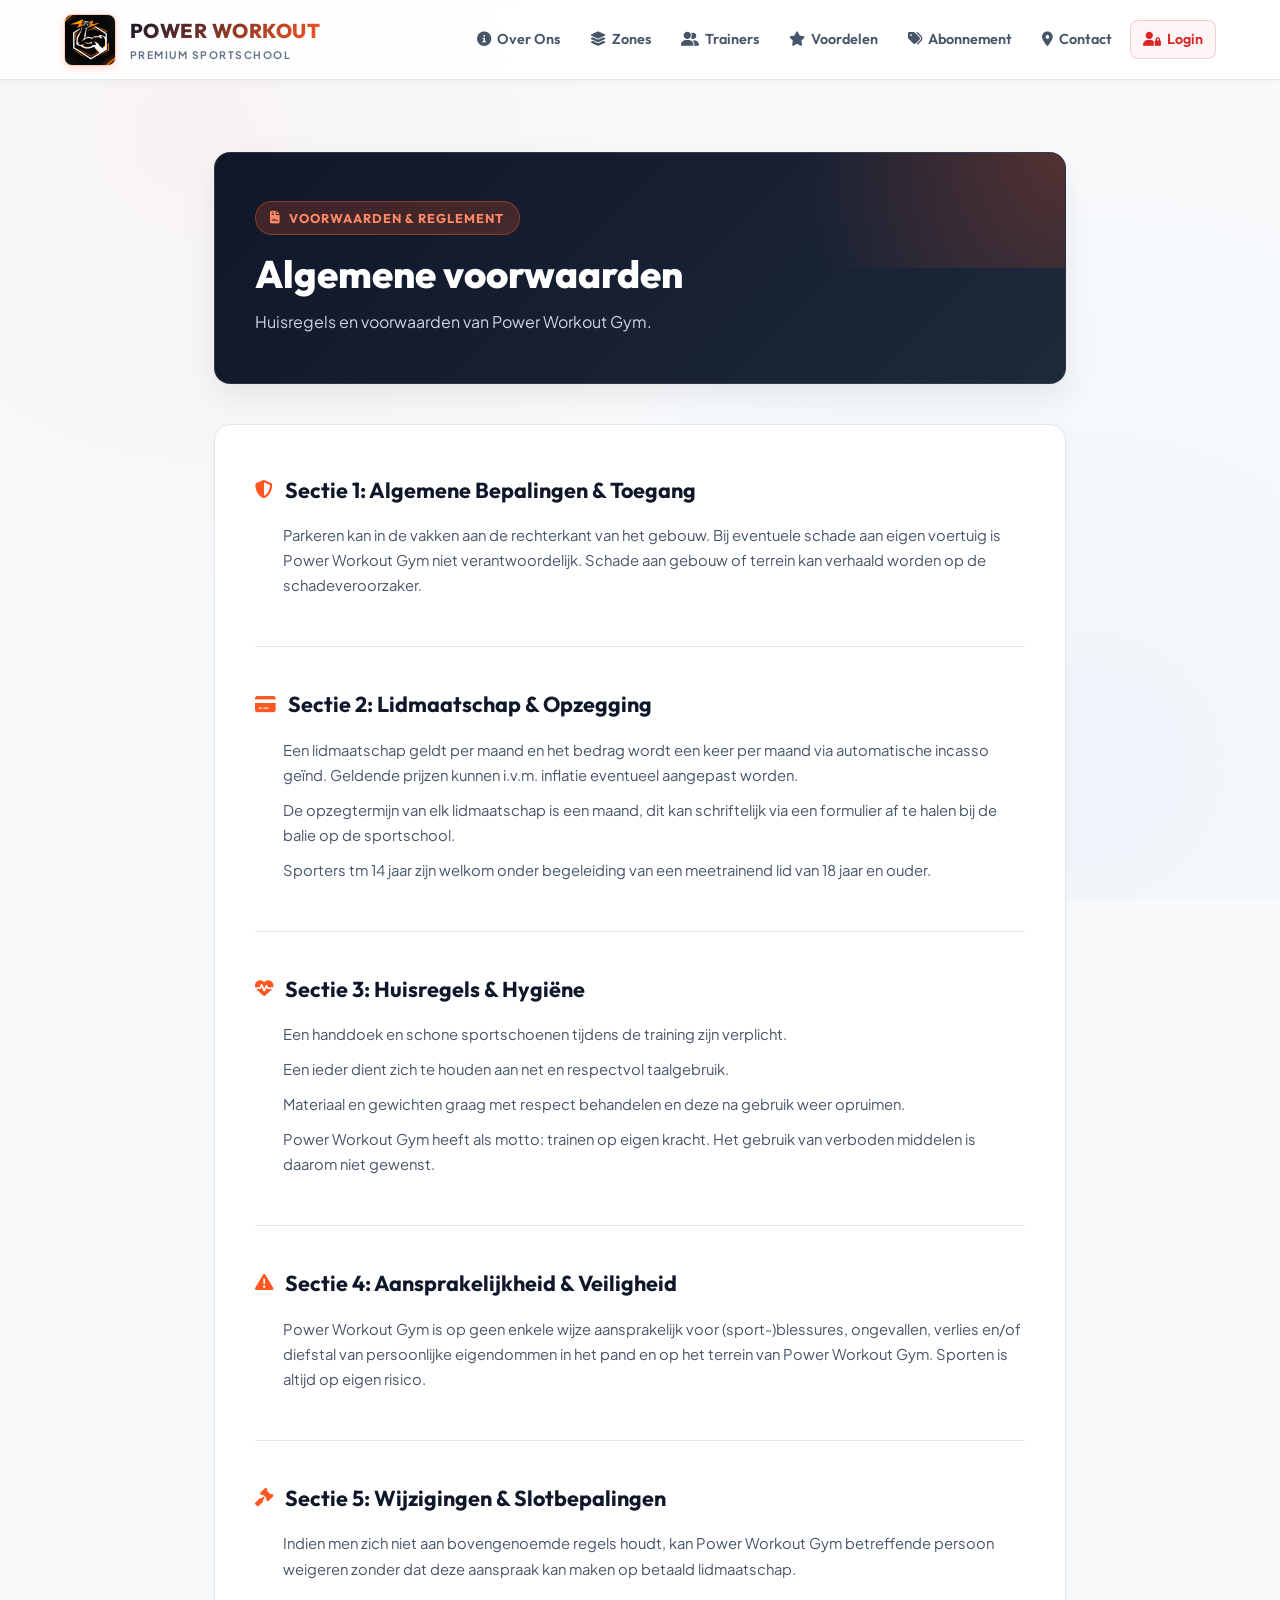
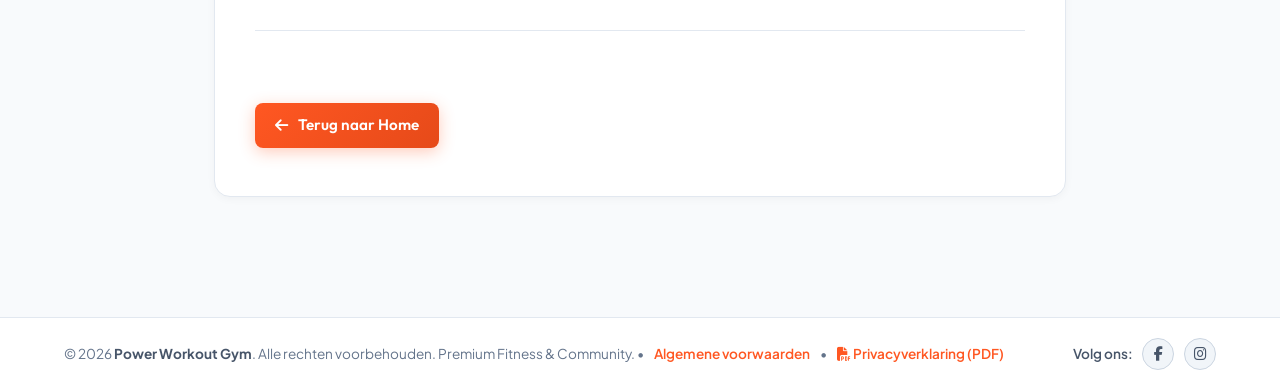
<file: regulations.html>
<!DOCTYPE html>
<html lang="nl">

<head>
    <meta charset="UTF-8">
    <meta name="viewport" content="width=device-width, initial-scale=1.0">
    <title>Algemene Voorwaarden / Regulations - Power Workout Gym</title>
    <link rel="icon" type="image/png" href="assets/images/logo_2.png">
    <!-- Google Fonts -->
    <link rel="preconnect" href="https://fonts.googleapis.com">
    <link rel="preconnect" href="https://fonts.gstatic.com" crossorigin>
    <link
        href="https://fonts.googleapis.com/css2?family=Outfit:wght@300;400;500;600;700;800&family=Plus+Jakarta+Sans:wght@400;500;600;700&display=swap"
        rel="stylesheet">
    <!-- Font Awesome Icons -->
    <link rel="stylesheet" href="https://cdnjs.cloudflare.com/ajax/libs/font-awesome/6.4.0/css/all.min.css">
    <!-- Custom CSS -->
    <link rel="stylesheet" href="css/style.css">
    <link rel="stylesheet" href="css/homePage.css">
    <link rel="stylesheet" href="css/regulations.css">
</head>

<body>
    <!-- Site Header & Navigation -->
    <header class="site-header">
        <div class="header-container">
            <div class="logo-container">
                <img src="assets/images/logo_2.png" alt="Power Workout Gym Logo" class="logo-img">
                <div class="logo-text">
                    <a href="index.html" class="brand-title" style="text-decoration: none; color: inherit;">POWER
                        WORKOUT</a>
                    <span class="brand-subtitle">PREMIUM SPORTSCHOOL</span>
                </div>
            </div>
            <nav class="nav-bar">
                <button class="hamburger-btn" id="hamburgerBtn" aria-label="Menu">
                    <span class="bar"></span>
                    <span class="bar"></span>
                    <span class="bar"></span>
                </button>
                <ul id="navMenu">
                    <li><a href="index.html#about" class="nav-link"><i class="fa-solid fa-circle-info"></i> Over Ons</a>
                    </li>
                    <li><a href="index.html#zones" class="nav-link"><i class="fa-solid fa-layer-group"></i> Zones</a>
                    </li>
                    <li><a href="index.html#trainers" class="nav-link"><i class="fa-solid fa-user-group"></i> Trainers</a>
                    </li>
                    <li><a href="index.html#features" class="nav-link"><i class="fa-solid fa-star"></i> Voordelen</a>
                    </li>
                    <li><a href="index.html#pricing" class="nav-link"><i class="fa-solid fa-tags"></i> Abonnement</a>
                    </li>
                    <li><a href="index.html#contact" class="nav-link"><i class="fa-solid fa-location-dot"></i>
                            Contact</a></li>
                    <li><a href="login.html" class="nav-link logout-btn"><i class="fa-solid fa-user-lock"></i> Login</a></li>
                    <img src="assets/images/logo_2.png" alt="Power Workout Gym Logo" class="menu-logo">
                </ul>
            </nav>
        </div>
    </header>

    <!-- Main Content Area -->
    <main class="main-content">
        <div class="regulations-container">

            <!-- Page Header Banner -->
            <div class="regulations-header">
                <span class="regulations-header-badge">
                    <i class="fa-solid fa-file-contract"></i> Voorwaarden & Reglement
                </span>
                <h1 class="regulations-title">Algemene voorwaarden
                </h1>
                <p class="regulations-subtitle">
                    Huisregels en voorwaarden van Power Workout Gym.
                </p>
            </div>

            <!-- Regulations Content Card -->
            <div class="regulations-content">

                <!-- Section 1 -->
                <section class="regulations-section-block">
                    <h2 class="regulations-section-title">
                        <i class="fa-solid fa-shield-halved"></i> Sectie 1: Algemene Bepalingen & Toegang
                    </h2>
                    <p class="regulations-text">

                    </p>
                    <ul class="regulations-list">
                        <li>Parkeren kan in de vakken aan de rechterkant van het gebouw. Bij eventuele schade aan eigen
                            voertuig is Power Workout Gym niet verantwoordelijk. Schade aan gebouw of terrein kan
                            verhaald worden op de schadeveroorzaker.</li>
                    </ul>
                </section>

                <!-- Section 2 -->
                <section class="regulations-section-block">
                    <h2 class="regulations-section-title">
                        <i class="fa-solid fa-credit-card"></i> Sectie 2: Lidmaatschap & Opzegging
                    </h2>
                    <p class="regulations-text">

                    </p>
                    <ul class="regulations-list">
                        <li>Een lidmaatschap geldt per maand en het bedrag wordt een keer per maand via automatische
                            incasso
                            geïnd. Geldende prijzen kunnen i.v.m. inflatie eventueel aangepast worden.</li>
                        <li>De opzegtermijn van elk lidmaatschap is een maand, dit kan schriftelijk via een formulier af
                            te halen bij de balie op de sportschool.</li>
                        <li>Sporters tm 14 jaar zijn welkom onder begeleiding van een meetrainend lid van 18 jaar en
                            ouder.
                        </li>
                    </ul>
                </section>

                <!-- Section 3 -->
                <section class="regulations-section-block">
                    <h2 class="regulations-section-title">
                        <i class="fa-solid fa-heart-pulse"></i> Sectie 3: Huisregels & Hygiëne
                    </h2>
                    <p class="regulations-text">
                    <ul class="regulations-list">
                        <li>Een handdoek en schone sportschoenen tijdens de training zijn verplicht.</li>
                        <li>Een ieder dient zich te houden aan net en respectvol taalgebruik.</li>
                        <li>Materiaal en gewichten graag met respect behandelen en deze na gebruik weer opruimen.</li>
                        <li>Power Workout Gym heeft als motto: trainen op eigen kracht. Het gebruik van verboden
                            middelen is daarom niet gewenst.</li>
                    </ul>
                    </p>
                </section>

                <!-- Section 4 -->
                <section class="regulations-section-block">
                    <h2 class="regulations-section-title">
                        <i class="fa-solid fa-triangle-exclamation"></i> Sectie 4: Aansprakelijkheid & Veiligheid
                    </h2>
                    <p class="regulations-text">

                    </p>
                    <ul class="regulations-list">
                        <li> Power Workout Gym is op geen enkele wijze aansprakelijk voor (sport-)blessures, ongevallen,
                            verlies en/of diefstal van persoonlijke eigendommen in het pand en op het terrein van Power
                            Workout Gym. Sporten is altijd op eigen risico.</li>
                    </ul>
                </section>

                <!-- Section 5 -->
                <section class="regulations-section-block">
                    <h2 class="regulations-section-title">
                        <i class="fa-solid fa-gavel"></i> Sectie 5: Wijzigingen & Slotbepalingen
                    </h2>
                    <p class="regulations-text">
                    <ul class="regulations-list">
                        <li>Indien men zich niet aan bovengenoemde regels houdt, kan Power Workout Gym betreffende
                            persoon weigeren zonder dat deze aanspraak kan maken op betaald lidmaatschap.</li>
                    </ul>
                </section>

                <a href="index.html" class="btn btn-primary regulations-back-btn">
                    <i class="fa-solid fa-arrow-left"></i> Terug naar Home
                </a>

            </div>
        </div>
    </main>

    <!-- Site Footer -->
    <footer class="site-footer">
        <div class="footer-container">
            <div class="footer-content">
                <p>&copy; 2026 <strong>Power Workout Gym</strong>. Alle rechten voorbehouden. Premium Fitness &amp;
                    Community. &bull; <a href="regulations.html" class="footer-link">Algemene voorwaarden</a>
                    &bull; <a href="documents/Privacyverklaring-Power-Workout-Gym.pdf" class="footer-link" download target="_blank"><i class="fa-solid fa-file-pdf"></i> Privacyverklaring (PDF)</a></p>
                <div class="footer-social-links">
                    <span>Volg ons:</span>
                    <a href="https://www.facebook.com/sportschoolpowerworkoutgym#" target="_blank"
                        rel="noopener noreferrer" aria-label="Facebook" title="Facebook">
                        <i class="fa-brands fa-facebook-f"></i>
                    </a>
                    <a href="https://instagram.com" target="_blank" rel="noopener noreferrer" aria-label="Instagram"
                        title="Instagram">
                        <i class="fa-brands fa-instagram"></i>
                    </a>
                </div>
            </div>
        </div>
    </footer>

    <!-- Mobile Navigation Script -->
    <script>
        const hamburgerBtn = document.getElementById('hamburgerBtn');
        const navMenu = document.getElementById('navMenu');

        if (hamburgerBtn && navMenu) {
            hamburgerBtn.addEventListener('click', () => {
                navMenu.classList.toggle('active');
                hamburgerBtn.classList.toggle('active');
            });

            document.querySelectorAll('.nav-link').forEach(link => {
                link.addEventListener('click', () => {
                    navMenu.classList.remove('active');
                    hamburgerBtn.classList.remove('active');
                });
            });
        }
    </script>
</body>

</html>
</file>
<file: css/style.css>
/* ==========================================
   POWER WORKOUT GYM - LIGHT THEME DESIGN SYSTEM
   ========================================== */

/* Design Tokens & CSS Variables - Light Theme */
:root {
    --bg-main: #f8fafc;
    --bg-card: #ffffff;
    --bg-card-hover: #f1f5f9;
    --bg-header: rgba(255, 255, 255, 0.88);

    --border-color: #e2e8f0;
    --border-color-glow: rgba(255, 87, 34, 0.3);

    --primary: #ff5722;
    --primary-hover: #e64a19;
    --primary-glow: rgba(255, 87, 34, 0.25);
    --accent: #f59e0b;

    --text-primary: #0f172a;
    --text-secondary: #475569;
    --text-muted: #64748b;

    /* Light Theme Status Colors */
    --status-active-bg: #ecfdf5;
    --status-active-border: #a7f3d0;
    --status-active-text: #047857;
    --status-active-glow: rgba(16, 185, 129, 0.4);

    --status-warning-bg: #fffbeb;
    --status-warning-border: #fde68a;
    --status-warning-text: #b45309;
    --status-warning-glow: rgba(245, 158, 11, 0.4);

    --status-expired-bg: #fef2f2;
    --status-expired-border: #fecaca;
    --status-expired-text: #b91c1c;
    --status-expired-glow: rgba(239, 68, 68, 0.4);

    --font-heading: 'Outfit', -apple-system, BlinkMacSystemFont, sans-serif;
    --font-body: 'Plus Jakarta Sans', -apple-system, BlinkMacSystemFont, sans-serif;

    --radius-sm: 8px;
    --radius-md: 12px;
    --radius-lg: 16px;
    --radius-full: 9999px;

    --shadow-sm: 0 2px 8px rgba(0, 0, 0, 0.04);
    --shadow-md: 0 6px 20px rgba(0, 0, 0, 0.06);
    --shadow-lg: 0 12px 32px rgba(0, 0, 0, 0.08);
    --shadow-glow: 0 4px 16px rgba(255, 87, 34, 0.3);

    --transition: all 0.25s cubic-bezier(0.4, 0, 0.2, 1);
}

/* Reset & Base Setup */
html {
    scroll-behavior: smooth;
    scroll-padding-top: 80px;
}

*,
*::before,
*::after {
    box-sizing: border-box;
    margin: 0;
    padding: 0;
}


body {
    font-family: var(--font-body);
    background-color: var(--bg-main);
    background-image:
        radial-gradient(circle at 15% 15%, rgba(255, 87, 34, 0.04) 0%, transparent 40%),
        radial-gradient(circle at 85% 85%, rgba(59, 130, 246, 0.04) 0%, transparent 45%);
    background-attachment: fixed;
    color: var(--text-primary);
    line-height: 1.6;
    min-height: 100vh;
    display: flex;
    flex-direction: column;
    -webkit-font-smoothing: antialiased;
}

/* Header & Navigation */
.site-header {
    position: sticky;
    top: 0;
    z-index: 100;
    background: var(--bg-header);
    backdrop-filter: blur(16px);
    -webkit-backdrop-filter: blur(16px);
    border-bottom: 1px solid var(--border-color);
    box-shadow: var(--shadow-sm);
}

.header-container {
    max-width: 1200px;
    margin: 0 auto;
    padding: 0.85rem 1.5rem;
    display: flex;
    align-items: center;
    justify-content: space-between;
}

.logo-container {
    display: flex;
    align-items: center;
    gap: 0.85rem;
}

.logo-img {
    height: 52px;
    width: auto;
    max-width: 140px;
    object-fit: contain;
    border-radius: var(--radius-sm);
    border: 1px solid rgba(255, 87, 34, 0.3);
    box-shadow: 0 2px 8px rgba(255, 87, 34, 0.2);
}

.logo-text {
    display: flex;
    flex-direction: column;
}

.brand-title {
    font-family: var(--font-heading);
    font-size: 1.25rem;
    font-weight: 800;
    letter-spacing: 0.5px;
    background: linear-gradient(135deg, #0f172a 0%, #ff5722 100%);
    background-clip: text;
    -webkit-background-clip: text;
    -webkit-text-fill-color: transparent;
}

.brand-subtitle {
    font-size: 0.65rem;
    font-weight: 700;
    letter-spacing: 1.5px;
    color: var(--text-muted);
    text-transform: uppercase;
}

.nav-bar ul {
    display: flex;
    list-style: none;
    align-items: center;
    gap: 0.35rem;
}

.nav-link {
    text-decoration: none;
    color: var(--text-secondary);
    font-family: var(--font-heading);
    font-weight: 600;
    font-size: 0.9rem;
    padding: 0.45rem 0.75rem;
    border-radius: var(--radius-sm);
    transition: var(--transition);
    display: flex;
    align-items: center;
    gap: 0.4rem;
    white-space: nowrap;
}

.nav-link:hover {
    color: var(--text-primary);
    background: rgba(0, 0, 0, 0.04);
}

.nav-link.active {
    color: var(--primary);
    background: rgba(255, 87, 34, 0.08);
    border: 1px solid rgba(255, 87, 34, 0.25);
}

.nav-link.logout-btn {
    color: #dc2626;
    border: 1px solid rgba(220, 38, 38, 0.2);
    background: rgba(220, 38, 38, 0.04);
}

.nav-link.logout-btn:hover {
    background: rgba(220, 38, 38, 0.1);
    border-color: rgba(220, 38, 38, 0.35);
}

/* Main Content Area */
.main-content {
    max-width: 1200px;
    width: 100%;
    margin: 2rem auto;
    padding: 0 1.5rem;
    flex: 1;
}

/* Dashboard Header */
.dashboard-header {
    display: flex;
    align-items: center;
    justify-content: space-between;
    margin-bottom: 1.75rem;
    gap: 1rem;
    flex-wrap: wrap;
}

.header-title h1 {
    font-family: var(--font-heading);
    font-size: 1.85rem;
    font-weight: 700;
    color: var(--text-primary);
}

.header-title p {
    color: var(--text-secondary);
    font-size: 0.95rem;
    margin-top: 0.25rem;
}

/* Buttons */
.btn {
    display: inline-flex;
    align-items: center;
    gap: 0.5rem;
    font-family: var(--font-heading);
    font-weight: 600;
    font-size: 0.95rem;
    padding: 0.65rem 1.25rem;
    border-radius: var(--radius-sm);
    border: none;
    cursor: pointer;
    transition: var(--transition);
}

.btn-primary {
    background: linear-gradient(135deg, var(--primary) 0%, #e64a19 100%);
    color: #ffffff;
    box-shadow: var(--shadow-glow);
}

.btn-primary:hover {
    background: linear-gradient(135deg, #ff7043 0%, var(--primary) 100%);
    transform: translateY(-2px);
    box-shadow: 0 6px 20px rgba(255, 87, 34, 0.35);
}

.btn-secondary {
    background: #f1f5f9;
    color: var(--text-secondary);
    border: 1px solid #cbd5e1;
}

.btn-secondary:hover {
    background: #e2e8f0;
    color: var(--text-primary);
    border-color: #94a3b8;
    transform: translateY(-1px);
}

/* Dashboard Stats Grid */
.stats-grid {
    display: grid;
    grid-template-columns: repeat(auto-fit, minmax(220px, 1fr));
    gap: 1.25rem;
    margin-bottom: 2rem;
}

.stat-card {
    background: var(--bg-card);
    border: 1px solid var(--border-color);
    border-radius: var(--radius-md);
    padding: 1.25rem;
    display: flex;
    align-items: center;
    gap: 1rem;
    box-shadow: var(--shadow-sm);
    transition: var(--transition);
}

.stat-card:hover {
    transform: translateY(-3px);
    border-color: #cbd5e1;
    box-shadow: var(--shadow-md);
}

.stat-icon {
    width: 48px;
    height: 48px;
    border-radius: var(--radius-sm);
    display: flex;
    align-items: center;
    justify-content: center;
    font-size: 1.35rem;
}

.icon-total {
    background: #eff6ff;
    color: #2563eb;
    border: 1px solid #bfdbfe;
}

.icon-active {
    background: var(--status-active-bg);
    color: var(--status-active-text);
    border: 1px solid var(--status-active-border);
}

.icon-warning {
    background: var(--status-warning-bg);
    color: var(--status-warning-text);
    border: 1px solid var(--status-warning-border);
}

.icon-expired {
    background: var(--status-expired-bg);
    color: var(--status-expired-text);
    border: 1px solid var(--status-expired-border);
}

.stat-info {
    display: flex;
    flex-direction: column;
}

.stat-label {
    font-size: 0.85rem;
    color: var(--text-muted);
    font-weight: 500;
}

.stat-value {
    font-family: var(--font-heading);
    font-size: 1.5rem;
    font-weight: 700;
    color: var(--text-primary);
}

/* Table Card Container */
.table-card {
    background: var(--bg-card);
    border: 1px solid var(--border-color);
    border-radius: var(--radius-lg);
    box-shadow: var(--shadow-md);
    overflow: hidden;
}

/* Toolbar */
.table-toolbar {
    padding: 1.25rem 1.5rem;
    display: flex;
    justify-content: space-between;
    align-items: center;
    gap: 1rem;
    border-bottom: 1px solid var(--border-color);
    flex-wrap: wrap;
}

.search-box {
    position: relative;
    flex: 1;
    min-width: 240px;
}

.search-icon {
    position: absolute;
    left: 1rem;
    top: 50%;
    transform: translateY(-50%);
    color: var(--text-muted);
    font-size: 0.9rem;
}

.search-box input {
    width: 100%;
    padding: 0.65rem 1rem 0.65rem 2.5rem;
    background: #f8fafc;
    border: 1px solid #cbd5e1;
    border-radius: var(--radius-sm);
    color: var(--text-primary);
    font-family: var(--font-body);
    font-size: 0.9rem;
    transition: var(--transition);
}

.search-box input:focus {
    outline: none;
    border-color: var(--primary);
    background: #ffffff;
    box-shadow: 0 0 0 3px rgba(255, 87, 34, 0.15);
}

.filter-box {
    position: relative;
    display: flex;
    align-items: center;
}

.filter-icon {
    position: absolute;
    left: 0.85rem;
    color: var(--text-muted);
    font-size: 0.85rem;
    pointer-events: none;
}

.filter-box select {
    padding: 0.65rem 2.25rem 0.65rem 2.25rem;
    background: #f8fafc;
    border: 1px solid #cbd5e1;
    border-radius: var(--radius-sm);
    color: var(--text-primary);
    font-family: var(--font-body);
    font-size: 0.9rem;
    cursor: pointer;
    appearance: none;
    transition: var(--transition);
}

.filter-box select:focus {
    outline: none;
    border-color: var(--primary);
    background: #ffffff;
}

/* Table Styling */
.table-responsive {
    width: 100%;
    overflow-x: auto;
}

table {
    width: 100%;
    border-collapse: collapse;
    text-align: left;
}

thead {
    background: #f8fafc;
    border-bottom: 1px solid var(--border-color);
}

th {
    padding: 1rem 1.5rem;
    font-family: var(--font-heading);
    font-size: 0.8rem;
    font-weight: 700;
    text-transform: uppercase;
    letter-spacing: 1px;
    color: var(--text-muted);
}

tbody tr {
    border-bottom: 1px solid var(--border-color);
    transition: var(--transition);
}

tbody tr:last-child {
    border-bottom: none;
}

tbody tr:hover {
    background: var(--bg-card-hover);
}

td {
    padding: 1.1rem 1.5rem;
    font-size: 0.95rem;
    color: var(--text-primary);
    vertical-align: middle;
}

/* Member Profile Component */
.member-profile {
    display: flex;
    align-items: center;
    gap: 0.85rem;
}

.avatar {
    width: 36px;
    height: 36px;
    border-radius: var(--radius-full);
    background: linear-gradient(135deg, #f1f5f9 0%, #e2e8f0 100%);
    border: 1px solid #cbd5e1;
    color: var(--primary);
    font-family: var(--font-heading);
    font-weight: 700;
    font-size: 0.95rem;
    display: flex;
    align-items: center;
    justify-content: center;
}

.member-name {
    font-weight: 600;
    font-size: 0.98rem;
    color: var(--text-primary);
}

.phone-tag {
    color: var(--text-secondary);
    font-size: 0.9rem;
    display: inline-flex;
    align-items: center;
    gap: 0.4rem;
}

.phone-tag i {
    font-size: 0.75rem;
    color: var(--text-muted);
}

.membership-badge {
    background: #f1f5f9;
    border: 1px solid #e2e8f0;
    padding: 0.25rem 0.65rem;
    border-radius: var(--radius-sm);
    font-size: 0.85rem;
    font-weight: 600;
    color: #334155;
}

/* Status Badges - Compatible with original HTML classes (.status-active, .status-warning, .status-expired) */
.status-badge,
td.status-active,
td.status-warning,
td.status-expired {
    display: inline-flex;
    align-items: center;
    gap: 0.5rem;
    padding: 0.35rem 0.85rem;
    border-radius: var(--radius-full);
    font-family: var(--font-heading);
    font-size: 0.825rem;
    font-weight: 700;
    text-transform: capitalize;
    letter-spacing: 0.3px;
    width: fit-content;
}

/* Status: Active */
.status-active {
    background-color: var(--status-active-bg) !important;
    border: 1px solid var(--status-active-border);
    color: var(--status-active-text) !important;
}

/* Status: Warning */
.status-warning {
    background-color: var(--status-warning-bg) !important;
    border: 1px solid var(--status-warning-border);
    color: var(--status-warning-text) !important;
}

/* Status: Expired */
.status-expired {
    background-color: var(--status-expired-bg) !important;
    border: 1px solid var(--status-expired-border);
    color: var(--status-expired-text) !important;
}

/* Pulsing Dot Indicator */
.pulse-dot {
    width: 7px;
    height: 7px;
    border-radius: 50%;
    position: relative;
}

.status-active .pulse-dot {
    background-color: #059669;
    box-shadow: 0 0 6px var(--status-active-glow);
    animation: pulse-green 2s infinite;
}

.status-warning .pulse-dot {
    background-color: #d97706;
    box-shadow: 0 0 6px var(--status-warning-glow);
    animation: pulse-amber 2s infinite;
}

.status-expired .pulse-dot {
    background-color: #dc2626;
    box-shadow: 0 0 6px var(--status-expired-glow);
    animation: pulse-red 2s infinite;
}

@keyframes pulse-green {
    0% {
        transform: scale(0.95);
        box-shadow: 0 0 0 0 rgba(5, 150, 105, 0.6);
    }

    70% {
        transform: scale(1);
        box-shadow: 0 0 0 6px rgba(5, 150, 105, 0);
    }

    100% {
        transform: scale(0.95);
        box-shadow: 0 0 0 0 rgba(5, 150, 105, 0);
    }
}

@keyframes pulse-amber {
    0% {
        transform: scale(0.95);
        box-shadow: 0 0 0 0 rgba(217, 119, 6, 0.6);
    }

    70% {
        transform: scale(1);
        box-shadow: 0 0 0 6px rgba(217, 119, 6, 0);
    }

    100% {
        transform: scale(0.95);
        box-shadow: 0 0 0 0 rgba(217, 119, 6, 0);
    }
}

@keyframes pulse-red {
    0% {
        transform: scale(0.95);
        box-shadow: 0 0 0 0 rgba(220, 38, 38, 0.6);
    }

    70% {
        transform: scale(1);
        box-shadow: 0 0 0 6px rgba(220, 38, 38, 0);
    }

    100% {
        transform: scale(0.95);
        box-shadow: 0 0 0 0 rgba(220, 38, 38, 0);
    }
}

/* Actions Column & Buttons */
.text-right {
    text-align: right;
}

.action-buttons {
    display: flex;
    align-items: center;
    justify-content: flex-end;
    gap: 0.5rem;
}

.icon-btn {
    width: 32px;
    height: 32px;
    border-radius: var(--radius-sm);
    background: #f1f5f9;
    border: 1px solid #cbd5e1;
    color: var(--text-secondary);
    display: inline-flex;
    align-items: center;
    justify-content: center;
    cursor: pointer;
    transition: var(--transition);
}

.icon-btn:hover {
    background: #e2e8f0;
    color: var(--text-primary);
    transform: translateY(-1px);
}

.renew-btn:hover {
    color: #047857;
    border-color: #a7f3d0;
    background: #ecfdf5;
}

.edit-btn:hover {
    color: #1d4ed8;
    border-color: #bfdbfe;
    background: #eff6ff;
}

.delete-btn:hover {
    color: #b91c1c;
    border-color: #fecaca;
    background: #fef2f2;
}

/* Table Footer */
.table-footer {
    padding: 1rem 1.5rem;
    border-top: 1px solid var(--border-color);
    background: #f8fafc;
    display: flex;
    justify-content: space-between;
    align-items: center;
    color: var(--text-muted);
    font-size: 0.85rem;
}

.showing-text strong {
    color: var(--text-primary);
}

/* Site Footer */
.site-footer {
    margin-top: auto;
    background: #ffffff;
    border-top: 1px solid var(--border-color);
    padding: 1.25rem 0;
}

.footer-container {
    max-width: 1200px;
    margin: 0 auto;
    padding: 0 1.5rem;
    text-align: center;
    color: var(--text-muted);
    font-size: 0.85rem;
}

.footer-container strong {
    color: var(--text-secondary);
}

.footer-link {
    color: var(--primary);
    text-decoration: none;
    font-weight: 600;
    transition: color 0.2s ease, text-decoration 0.2s ease;
    margin: 0 0.5rem;
    display: inline-block;
}


.footer-link:hover {
    color: var(--primary-hover);
    text-decoration: underline;
}

/* Responsive Adjustments */
@media (max-width: 768px) {
    .header-container {
        flex-direction: column;
        gap: 1rem;
    }

    .dashboard-header {
        flex-direction: column;
        align-items: flex-start;
    }

    .table-toolbar {
        flex-direction: column;
        align-items: stretch;
    }

    .stats-grid {
        grid-template-columns: 1fr 1fr;
    }
}

@media (max-width: 480px) {
    .stats-grid {
        grid-template-columns: 1fr;
    }
}

/* ==========================================
   MODAL DIALOG STYLING
   ========================================== */

dialog#addMemberModal {
    border: 1px solid var(--border-color);
    border-radius: var(--radius-lg);
    background: var(--bg-card);
    color: var(--text-primary);
    padding: 0;
    width: 92%;
    max-width: 520px;
    box-shadow: 0 24px 48px rgba(15, 23, 42, 0.18), 0 0 0 1px rgba(255, 87, 34, 0.1);
    margin: auto;
    overflow: hidden;
}

dialog#addMemberModal[open] {
    animation: modalSlideIn 0.3s cubic-bezier(0.16, 1, 0.3, 1);
}

dialog::backdrop {
    background: rgba(15, 23, 42, 0.55);
    backdrop-filter: blur(6px);
    -webkit-backdrop-filter: blur(6px);
    animation: backdropFadeIn 0.25s ease-out;
}

@keyframes backdropFadeIn {
    from {
        opacity: 0;
    }

    to {
        opacity: 1;
    }
}

@keyframes modalSlideIn {
    from {
        opacity: 0;
        transform: translateY(20px) scale(0.97);
    }

    to {
        opacity: 1;
        transform: translateY(0) scale(1);
    }
}

/* Modal Header */
.modal-header {
    display: flex;
    align-items: center;
    justify-content: space-between;
    padding: 1.25rem 1.5rem;
    background: linear-gradient(to right, #f8fafc, #ffffff);
    border-bottom: 1px solid var(--border-color);
}

.modal-header-info {
    display: flex;
    align-items: center;
    gap: 0.85rem;
}

.modal-icon {
    width: 42px;
    height: 42px;
    border-radius: var(--radius-md);
    background: rgba(255, 87, 34, 0.1);
    border: 1px solid rgba(255, 87, 34, 0.25);
    color: var(--primary);
    display: flex;
    align-items: center;
    justify-content: center;
    font-size: 1.15rem;
    flex-shrink: 0;
}

.modal-header-info h2 {
    font-family: var(--font-heading);
    font-size: 1.25rem;
    font-weight: 700;
    color: var(--text-primary);
    line-height: 1.2;
}

.modal-header-info p {
    font-size: 0.825rem;
    color: var(--text-muted);
    margin-top: 0.15rem;
}

.modal-close-btn {
    width: 32px;
    height: 32px;
    border-radius: var(--radius-sm);
    border: 1px solid var(--border-color);
    background: #f8fafc;
    color: var(--text-muted);
    display: flex;
    align-items: center;
    justify-content: center;
    cursor: pointer;
    transition: var(--transition);
    font-size: 1rem;
}

.modal-close-btn:hover {
    background: #fee2e2;
    color: #dc2626;
    border-color: #fca5a5;
    transform: rotate(90deg);
}

/* Modal Body & Form */
.modal-body {
    padding: 1.5rem;
    display: flex;
    flex-direction: column;
    gap: 1.25rem;
}

.form-grid {
    display: grid;
    grid-template-columns: 1fr 1fr;
    gap: 1.1rem;
}

.form-group {
    display: flex;
    flex-direction: column;
    gap: 0.45rem;
}

.form-group.full-width {
    grid-column: span 2;
}

.form-group label {
    font-family: var(--font-heading);
    font-size: 0.85rem;
    font-weight: 600;
    color: var(--text-secondary);
    display: flex;
    align-items: center;
    gap: 0.4rem;
}

.form-group label i {
    color: var(--primary);
    font-size: 0.8rem;
}

/* Input Wrappers with Icons */
.input-icon-wrapper {
    position: relative;
    display: flex;
    align-items: center;
}

.input-icon-wrapper .input-icon {
    position: absolute;
    left: 0.85rem;
    color: var(--text-muted);
    font-size: 0.85rem;
    pointer-events: none;
    transition: var(--transition);
}

.input-icon-wrapper input,
.input-icon-wrapper select {
    width: 100%;
    padding: 0.65rem 0.85rem 0.65rem 2.4rem;
    background: #f8fafc;
    border: 1px solid #cbd5e1;
    border-radius: var(--radius-sm);
    color: var(--text-primary);
    font-family: var(--font-body);
    font-size: 0.9rem;
    transition: var(--transition);
}

.input-icon-wrapper select {
    appearance: none;
    cursor: pointer;
    background-image: url("data:image/svg+xml,%3Csvg xmlns='http://www.w3.org/2000/svg' fill='none' viewBox='0 0 24 24' stroke='%2364748b'%3E%3Cpath stroke-linecap='round' stroke-linejoin='round' stroke-width='2' d='M19 9l-7 7-7-7'%3E%3C/path%3E%3C/svg%3E");
    background-repeat: no-repeat;
    background-position: right 0.75rem center;
    background-size: 1rem;
    padding-right: 2.25rem;
}

.input-icon-wrapper input:focus,
.input-icon-wrapper select:focus {
    outline: none;
    border-color: var(--primary);
    background: #ffffff;
    box-shadow: 0 0 0 3px rgba(255, 87, 34, 0.15);
}

.input-icon-wrapper input:focus~.input-icon,
.input-icon-wrapper select:focus~.input-icon {
    color: var(--primary);
}

/* Modal Actions Footer */
.modal-actions {
    display: flex;
    align-items: center;
    justify-content: flex-end;
    gap: 0.75rem;
    margin-top: 0.5rem;
    padding-top: 1rem;
    border-top: 1px solid var(--border-color);
}

@media (max-width: 540px) {
    .form-grid {
        grid-template-columns: 1fr;
    }

    .form-group.full-width {
        grid-column: span 1;
    }
}

/* Validation message for phone */
.phone-validation-message {
    display: none;
    margin-top: 4px;
    font-size: 0.85rem;
    padding: 4px 8px;
    border-radius: 4px;
}

.phone-validation-message.error {
    background: #fee2e2;
    color: #dc2626;
    border: 1px solid #fecaca;
}
</file>
<file: css/homePage.css>
html,
body {
    overflow-x: clip;
    max-width: 100%;
}

/* Hero Banner Section */
.hero-section {
    position: relative;
    border-radius: var(--radius-lg);
    overflow: hidden;
    margin-bottom: 3.5rem;
    box-shadow: var(--shadow-lg);
    background: #0f172a;
    color: #ffffff;
    min-height: 520px;
    display: flex;
    align-items: center;
}

.hero-bg-image {
    position: absolute;
    top: 0;
    left: 0;
    width: 100%;
    height: 100%;
    object-fit: cover;
    object-position: center;
    z-index: 1;
}

.hero-overlay {
    position: absolute;
    top: 0;
    left: 0;
    width: 100%;
    height: 100%;
    background: linear-gradient(90deg, rgba(15, 23, 42, 0.92) 0%, rgba(15, 23, 42, 0.75) 50%, rgba(15, 23, 42, 0.4) 100%);
    z-index: 2;
}

.hero-content {
    position: relative;
    z-index: 3;
    max-width: 680px;
    padding: 4rem 3rem;
}

.hero-brand-header {
    display: flex;
    align-items: center;
    gap: 1.25rem;
    margin-bottom: 1.5rem;
    flex-wrap: wrap;
}

.hero-brand-logo {
    height: 84px;
    width: auto;
    max-width: 220px;
    object-fit: contain;
    filter: drop-shadow(0 4px 18px rgba(255, 87, 34, 0.45));
    background: rgba(255, 255, 255, 0.08);
    padding: 0.5rem 1rem;
    border-radius: var(--radius-md);
    border: 1px solid rgba(255, 255, 255, 0.2);
    backdrop-filter: blur(8px);
    transition: transform 0.3s ease;
}

.hero-brand-logo:hover {
    transform: scale(1.04);
}

.hero-badge {
    display: inline-flex;
    align-items: center;
    gap: 0.5rem;
    padding: 0.4rem 1rem;
    background: rgba(255, 87, 34, 0.2);
    border: 1px solid rgba(255, 87, 34, 0.4);
    backdrop-filter: blur(8px);
    border-radius: var(--radius-full);
    color: #ff8a65;
    font-family: var(--font-heading);
    font-size: 0.85rem;
    font-weight: 700;
    letter-spacing: 1px;
    text-transform: uppercase;
    margin-bottom: 0;
}

.hero-title {
    font-family: var(--font-heading);
    font-size: 3rem;
    font-weight: 800;
    line-height: 1.15;
    margin-bottom: 1.25rem;
    color: #ffffff;
}

.hero-title .highlight {
    background: linear-gradient(135deg, #ff7043 0%, #ff5722 100%);
    -webkit-background-clip: text;
    -webkit-text-fill-color: transparent;
}

.hero-subtitle {
    font-size: 1.1rem;
    line-height: 1.6;
    color: #cbd5e1;
    margin-bottom: 2rem;
}

.hero-actions {
    display: flex;
    gap: 1rem;
    flex-wrap: wrap;
}

.btn-glass {
    background: rgba(255, 255, 255, 0.12);
    color: #ffffff;
    border: 1px solid rgba(255, 255, 255, 0.25);
    backdrop-filter: blur(12px);
}

.btn-glass:hover {
    background: rgba(255, 255, 255, 0.22);
    border-color: #ffffff;
    color: #ffffff;
    transform: translateY(-2px);
}

/* Quick Stats Bar */
.quick-stats-bar {
    display: grid;
    grid-template-columns: repeat(auto-fit, minmax(200px, 1fr));
    gap: 1.25rem;
    margin-bottom: 4rem;
}

.stat-box {
    background: var(--bg-card);
    border: 1px solid var(--border-color);
    border-radius: var(--radius-md);
    padding: 1.5rem;
    text-align: center;
    box-shadow: var(--shadow-sm);
    transition: var(--transition);
}

.stat-box:hover {
    transform: translateY(-4px);
    box-shadow: var(--shadow-md);
    border-color: rgba(255, 87, 34, 0.3);
}

.stat-box-number {
    font-family: var(--font-heading);
    font-size: 2.25rem;
    font-weight: 800;
    color: var(--primary);
    line-height: 1;
    margin-bottom: 0.35rem;
}

.stat-box-label {
    font-size: 0.9rem;
    font-weight: 600;
    color: var(--text-secondary);
}

/* Section Header Shared Component */
.section-header {
    text-align: center;
    max-width: 650px;
    margin: 0 auto 3rem auto;
}

.section-tag {
    display: inline-block;
    font-family: var(--font-heading);
    font-size: 0.8rem;
    font-weight: 700;
    letter-spacing: 1.5px;
    color: var(--primary);
    text-transform: uppercase;
    margin-bottom: 0.5rem;
}

.section-title {
    font-family: var(--font-heading);
    font-size: 2.25rem;
    font-weight: 800;
    color: var(--text-primary);
    line-height: 1.25;
    margin-bottom: 0.75rem;
}

.section-description {
    color: var(--text-secondary);
    font-size: 1rem;
    line-height: 1.6;
}

/* About Gym Section */
.about-section {
    scroll-margin-top: 80px;
    margin-bottom: 4.5rem;
}

@media (max-width: 992px) {
    .about-section {
        scroll-margin-top: 60px;
    }
}

.about-grid {
    display: grid;
    grid-template-columns: 1fr 1fr;
    gap: 3rem;
    align-items: center;
}

.about-text-content h3 {
    font-family: var(--font-heading);
    font-size: 1.75rem;
    font-weight: 700;
    color: var(--text-primary);
    margin-bottom: 1rem;
}

.about-text-content p {
    color: var(--text-secondary);
    font-size: 1rem;
    line-height: 1.7;
    margin-bottom: 1.25rem;
}

.about-checklist {
    list-style: none;
    margin-top: 1.5rem;
    display: flex;
    flex-direction: column;
    gap: 0.85rem;
}

.about-checklist li {
    display: flex;
    align-items: center;
    gap: 0.75rem;
    font-weight: 600;
    color: var(--text-primary);
}

.about-checklist i {
    color: var(--primary);
    background: rgba(255, 87, 34, 0.1);
    width: 28px;
    height: 28px;
    border-radius: 50%;
    display: flex;
    align-items: center;
    justify-content: center;
    font-size: 0.85rem;
}

.about-highlight-card {
    background: linear-gradient(135deg, #0f172a 0%, #1e293b 100%);
    border-radius: var(--radius-lg);
    padding: 2.5rem;
    color: #ffffff;
    box-shadow: var(--shadow-lg);
    position: relative;
    overflow: hidden;
    border: 1px solid rgba(255, 255, 255, 0.1);
}

.about-highlight-card::before {
    content: '';
    position: absolute;
    top: -50%;
    right: -50%;
    width: 100%;
    height: 100%;
    background: radial-gradient(circle, rgba(255, 87, 34, 0.25) 0%, transparent 60%);
    pointer-events: none;
}

.quote-icon {
    font-size: 2.5rem;
    color: var(--primary);
    margin-bottom: 1rem;
    opacity: 0.8;
}

.quote-text {
    font-family: var(--font-heading);
    font-size: 1.25rem;
    font-weight: 600;
    line-height: 1.5;
    margin-bottom: 1.5rem;
    color: #f1f5f9;
}

.quote-author {
    display: flex;
    align-items: center;
    gap: 0.85rem;
}

.author-avatar {
    width: 44px;
    height: 44px;
    border-radius: 50%;
    background: var(--primary);
    color: white;
    font-weight: 700;
    display: flex;
    align-items: center;
    justify-content: center;
    font-family: var(--font-heading);
}

.author-logo-avatar {
    width: 52px;
    height: 52px;
    object-fit: contain;
    border-radius: 50%;
    background: #ffffff;
    border: 2px solid var(--primary);
    padding: 3px;
    box-shadow: 0 2px 10px rgba(255, 87, 34, 0.35);
}

.author-info h4 {
    font-size: 0.95rem;
    font-weight: 700;
    color: #ffffff;
}

.author-info p {
    font-size: 0.8rem;
    color: #94a3b8;
    margin: 0;
}

/* Gym Zones Gallery Section */
.zones-section {
    scroll-margin-top: 80px;
    margin-bottom: 4.5rem;
}

@media (max-width: 992px) {
    .zones-section {
        scroll-margin-top: 60px;
    }
}

.zones-grid {
    display: grid;
    grid-template-columns: repeat(auto-fit, minmax(320px, 1fr));
    gap: 2rem;
}

.zone-card {
    background: var(--bg-card);
    border: 1px solid var(--border-color);
    border-radius: var(--radius-lg);
    overflow: hidden;
    box-shadow: var(--shadow-sm);
    transition: var(--transition);
    display: flex;
    flex-direction: column;
}

.zone-card:hover {
    transform: translateY(-6px);
    box-shadow: var(--shadow-lg);
    border-color: rgba(255, 87, 34, 0.3);
}

.zone-image-wrapper {
    position: relative;
    width: 100%;
    height: 230px;
    overflow: hidden;
}

.zone-image {
    width: 100%;
    height: 100%;
    object-fit: cover;
    transition: transform 0.5s ease;
}

.zone-card:hover .zone-image {
    transform: scale(1.06);
}

.zone-badge {
    position: absolute;
    top: 1rem;
    right: 1rem;
    background: rgba(15, 23, 42, 0.75);
    backdrop-filter: blur(8px);
    color: #ffffff;
    font-family: var(--font-heading);
    font-size: 0.75rem;
    font-weight: 700;
    padding: 0.35rem 0.85rem;
    border-radius: var(--radius-full);
    border: 1px solid rgba(255, 255, 255, 0.2);
    letter-spacing: 0.5px;
}

.zone-card-body {
    padding: 1.5rem;
    display: flex;
    flex-direction: column;
    flex: 1;
}

.zone-card-title {
    font-family: var(--font-heading);
    font-size: 1.35rem;
    font-weight: 700;
    color: var(--text-primary);
    margin-bottom: 0.6rem;
    display: flex;
    align-items: center;
    gap: 0.6rem;
}

.zone-card-title i {
    color: var(--primary);
}

.zone-card-desc {
    color: var(--text-secondary);
    font-size: 0.925rem;
    line-height: 1.55;
    margin-bottom: 1.25rem;
}

.zone-features-tags {
    display: flex;
    flex-wrap: wrap;
    gap: 0.5rem;
    margin-top: auto;
    padding-top: 1rem;
    border-top: 1px solid var(--border-color);
}

.tag-item {
    font-size: 0.78rem;
    font-weight: 600;
    color: var(--text-secondary);
    background: #f1f5f9;
    padding: 0.25rem 0.65rem;
    border-radius: var(--radius-sm);
}

/* Trainers Section - Unified Single Block */
.trainers-section {
    scroll-margin-top: 100px;
    margin-bottom: 4.5rem;
}

@media (max-width: 992px) {
    .trainers-section {
        scroll-margin-top: 60px;
    }
}

.trainers-single-card {
    background: var(--bg-card);
    border: 1px solid var(--border-color);
    border-radius: var(--radius-lg);
    box-shadow: var(--shadow-sm);
    padding: 3rem 2.5rem;
    display: grid;
    grid-template-columns: 1fr 1.2fr;
    gap: 3rem;
    align-items: center;
    transition: var(--transition);
}

.trainers-single-card:hover {
    box-shadow: var(--shadow-md);
    border-color: rgba(255, 87, 34, 0.25);
}

/* Asymmetric Dual Image Layout */
.trainers-images-wrapper {
    position: relative;
    display: flex;
    align-items: flex-end;
    justify-content: center;
    min-height: 380px;
}

.trainer-img-box {
    position: relative;
    border-radius: var(--radius-md);
    overflow: hidden;
    box-shadow: var(--shadow-md);
    border: 3px solid #ffffff;
    transition: var(--transition);
}

.trainer-img-box:hover {
    transform: translateY(-4px);
    box-shadow: var(--shadow-lg);
}

.trainer-img-box.main-img {
    width: 72%;
    height: 350px;
    z-index: 1;
}

.trainer-img-box.sub-img {
    width: 52%;
    height: 240px;
    position: absolute;
    bottom: -15px;
    right: 0;
    z-index: 2;
    border: 4px solid #ffffff;
    box-shadow: 0 10px 25px rgba(0, 0, 0, 0.15);
}

.trainer-photo {
    width: 100%;
    height: 100%;
    object-fit: cover;
    object-position: top center;
    display: block;
}

.trainer-photo-badge {
    position: absolute;
    bottom: 0.75rem;
    left: 0.75rem;
    background: rgba(15, 23, 42, 0.85);
    backdrop-filter: blur(8px);
    -webkit-backdrop-filter: blur(8px);
    color: #ffffff;
    font-family: var(--font-heading);
    font-size: 0.725rem;
    font-weight: 700;
    padding: 0.25rem 0.65rem;
    border-radius: var(--radius-full);
    border: 1px solid rgba(255, 255, 255, 0.2);
}

/* Content Area */
.trainers-content {
    display: flex;
    flex-direction: column;
}

.trainers-title {
    font-family: var(--font-heading);
    font-size: 2rem;
    font-weight: 800;
    color: var(--text-primary);
    line-height: 1.25;
    margin: 0.4rem 0 1.25rem 0;
}

.trainers-general-desc {
    color: var(--text-secondary);
    font-size: 0.98rem;
    line-height: 1.65;
    margin-bottom: 1.5rem;
}

.trainers-general-desc p {
    margin-bottom: 0.85rem;
}

.trainers-general-desc p:last-child {
    margin-bottom: 0;
}

.trainers-highlights {
    list-style: none;
    display: flex;
    flex-direction: column;
    gap: 0.75rem;
}

.trainers-highlights li {
    display: flex;
    align-items: center;
    gap: 0.75rem;
    font-size: 0.95rem;
    font-weight: 600;
    color: var(--text-primary);
}

.trainers-highlights i {
    color: var(--primary);
    background: rgba(255, 87, 34, 0.1);
    width: 26px;
    height: 26px;
    border-radius: 50%;
    display: flex;
    align-items: center;
    justify-content: center;
    font-size: 0.8rem;
    flex-shrink: 0;
}

/* Responsive for Trainers Single Card */
@media (max-width: 992px) {
    .trainers-single-card {
        grid-template-columns: 1fr;
        gap: 2.5rem;
        padding: 2.25rem 1.75rem;
    }

    .trainers-images-wrapper {
        min-height: 320px;
        max-width: 480px;
        margin: 0 auto;
        width: 100%;
    }

    .trainer-img-box.main-img {
        height: 300px;
    }

    .trainer-img-box.sub-img {
        height: 210px;
    }
}

@media (max-width: 480px) {
    .trainers-images-wrapper {
        min-height: 260px;
    }

    .trainer-img-box.main-img {
        width: 78%;
        height: 240px;
    }

    .trainer-img-box.sub-img {
        width: 58%;
        height: 170px;
        bottom: -10px;
    }

    .trainers-title {
        font-size: 1.65rem;
    }
}

/* Features Grid */
.features-section {
    scroll-margin-top: 30px;
    margin-bottom: 4.5rem;
    background: #ffffff;
    border: 1px solid var(--border-color);
    border-radius: var(--radius-lg);
    padding: 3.5rem 2.5rem;
    box-shadow: var(--shadow-sm);
}

@media(max-width: 992px) {
    .features-section {
        scroll-margin-top: 60px;
    }
}

.features-grid {
    display: grid;
    grid-template-columns: repeat(auto-fit, minmax(250px, 1fr));
    gap: 2rem;
}

.feature-item {
    display: flex;
    flex-direction: column;
    align-items: flex-start;
}

.feature-icon-wrapper {
    width: 52px;
    height: 52px;
    border-radius: var(--radius-md);
    background: rgba(255, 87, 34, 0.08);
    color: var(--primary);
    border: 1px solid rgba(255, 87, 34, 0.2);
    display: flex;
    align-items: center;
    justify-content: center;
    font-size: 1.35rem;
    margin-bottom: 1rem;
    transition: var(--transition);
}

.feature-item:hover .feature-icon-wrapper {
    background: var(--primary);
    color: #ffffff;
    transform: scale(1.08);
}

.feature-item h4 {
    font-family: var(--font-heading);
    font-size: 1.15rem;
    font-weight: 700;
    color: var(--text-primary);
    margin-bottom: 0.5rem;
}

.feature-item p {
    font-size: 0.9rem;
    color: var(--text-secondary);
    line-height: 1.55;
}

/* Pricing Section */
.pricing-section {
    scroll-margin-top: 80px;
    margin-bottom: 4.5rem;
}

@media(max-width: 992px) {
    .pricing-section {
        scroll-margin-top: 60px;
    }
}

.pricing-grid {
    display: flex;
    flex-wrap: wrap;
    justify-content: center;
    gap: 2rem;
    align-items: stretch;
    max-width: 1240px;
    margin: 0 auto;
}

.pricing-card {
    flex: 1 1 290px;
    max-width: 360px;
    min-width: 270px;
    background: var(--bg-card);
    border: 1px solid var(--border-color);
    border-radius: var(--radius-lg);
    padding: 2.25rem 1.75rem;
    box-shadow: var(--shadow-sm);
    display: flex;
    flex-direction: column;
    position: relative;
    transition: var(--transition);
}

.pricing-card:hover {
    transform: translateY(-6px);
    box-shadow: var(--shadow-md);
    border-color: rgba(255, 87, 34, 0.4);
}

.pricing-card.featured {
    border: 2px solid var(--primary);
    box-shadow: var(--shadow-glow);
}

.popular-badge {
    position: absolute;
    top: -14px;
    left: 50%;
    transform: translateX(-50%);
    background: var(--primary);
    color: #ffffff;
    font-family: var(--font-heading);
    font-size: 0.75rem;
    font-weight: 700;
    padding: 0.25rem 0.85rem;
    border-radius: var(--radius-full);
    text-transform: uppercase;
    letter-spacing: 0.5px;
    white-space: nowrap;
}

.pricing-plan-title {
    font-family: var(--font-heading);
    font-size: 1.35rem;
    font-weight: 700;
    color: var(--text-primary);
    margin-bottom: 0.35rem;
}

.pricing-price {
    font-family: var(--font-heading);
    font-size: 2.25rem;
    font-weight: 800;
    color: var(--text-primary);
    margin-bottom: 0.75rem;
    display: flex;
    align-items: baseline;
    gap: 0.35rem;
    flex-wrap: wrap;
}

.pricing-price span {
    font-size: 0.85rem;
    font-weight: 600;
    color: var(--text-muted);
}

.pricing-plan-desc {
    font-size: 0.925rem;
    color: var(--text-secondary);
    margin-bottom: 1.25rem;
    line-height: 1.45;
    font-weight: 500;
    padding-bottom: 1rem;
    border-bottom: 1px dashed var(--border-color);
}

.pricing-features {
    list-style: none;
    display: flex;
    flex-direction: column;
    gap: 0.75rem;
    margin-bottom: 1.75rem;
    flex: 1;
}

.pricing-features li {
    font-size: 0.875rem;
    color: var(--text-secondary);
    display: flex;
    align-items: center;
    gap: 0.6rem;
    line-height: 1.4;
}

.pricing-features i {
    color: #059669;
    font-size: 0.85rem;
    flex-shrink: 0;
}

.pricing-notice {
    background: #f8fafc;
    border: 1px solid #cbd5e1;
    border-radius: var(--radius-sm);
    padding: 0.75rem 0.85rem;
    color: var(--text-secondary);
    font-size: 0.825rem;
    font-weight: 600;
    text-align: center;
    display: flex;
    align-items: center;
    justify-content: center;
    gap: 0.5rem;
    margin-top: auto;
}

.pricing-notice i {
    color: var(--primary);
    flex-shrink: 0;
}

@media (max-width: 640px) {
    .pricing-card {
        max-width: 100%;
        min-width: 100%;
    }
}

/* Contact & Info Section */
.info-section {
    scroll-margin-top: 100px;
    margin-bottom: 3.5rem;
}

@media(max-width: 992px) {
    .info-section {
        scroll-margin-top: 60px;
    }
}

.info-cards-grid {
    display: grid;
    grid-template-columns: repeat(6, 1fr);
    gap: 1.5rem;
}

.info-cards-grid .info-card:nth-child(1),
.info-cards-grid .info-card:nth-child(2),
.info-cards-grid .info-card:nth-child(3) {
    grid-column: span 2;
}

.info-cards-grid .info-card:nth-child(4),
.info-cards-grid .info-card:nth-child(5) {
    grid-column: span 3;
}

@media (max-width: 992px) {
    .info-cards-grid {
        grid-template-columns: repeat(2, 1fr);
    }

    .info-cards-grid .info-card:nth-child(1),
    .info-cards-grid .info-card:nth-child(2),
    .info-cards-grid .info-card:nth-child(3),
    .info-cards-grid .info-card:nth-child(4) {
        grid-column: span 1;
    }

    .info-cards-grid .info-card:nth-child(5) {
        grid-column: span 2;
    }
}

@media (max-width: 640px) {
    .info-cards-grid {
        grid-template-columns: 1fr;
    }

    .info-cards-grid .info-card {
        grid-column: span 1 !important;
    }
}

.info-card {
    background: var(--bg-card);
    border: 1px solid var(--border-color);
    border-radius: var(--radius-md);
    padding: 1.5rem;
    display: flex;
    align-items: flex-start;
    gap: 1.1rem;
    box-shadow: var(--shadow-sm);
}

.info-card-icon {
    width: 44px;
    height: 44px;
    border-radius: var(--radius-sm);
    background: #f1f5f9;
    color: var(--primary);
    border: 1px solid #cbd5e1;
    display: flex;
    align-items: center;
    justify-content: center;
    font-size: 1.15rem;
    flex-shrink: 0;
}

.info-card-content h5 {
    font-family: var(--font-heading);
    font-size: 1.05rem;
    font-weight: 700;
    color: var(--text-primary);
    margin-bottom: 0.25rem;
}

.info-card-content p {
    font-size: 0.875rem;
    color: var(--text-secondary);
    line-height: 1.5;
    word-break: break-all;
}

.info-card-content a {
    color: var(--text-secondary);
    text-decoration: none;
    transition: color var(--transition-fast, 0.2s ease);
}

.info-card-content a:hover {
    color: var(--primary);
    text-decoration: underline;
}

/* Social links in contact info card */
.social-links-list {
    display: flex;
    flex-direction: column;
    gap: 0.4rem;
    margin-top: 0.25rem;
}

.social-link {
    display: inline-flex;
    align-items: center;
    gap: 0.5rem;
    font-size: 0.875rem;
    font-weight: 500;
    color: var(--text-secondary);
    text-decoration: none;
    transition: color var(--transition-fast, 0.2s ease), transform var(--transition-fast, 0.2s ease);
}

.social-link i {
    font-size: 1.05rem;
    width: 16px;
    text-align: center;
}

.social-link.facebook:hover {
    color: #1877f2;
    text-decoration: none;
    transform: translateX(2px);
}

.social-link.instagram:hover {
    color: #e1306c;
    text-decoration: none;
    transform: translateX(2px);
}

/* Footer social links styling */
.footer-content {
    display: flex;
    align-items: center;
    justify-content: space-between;
    flex-wrap: wrap;
    gap: 1rem;
}

.footer-social-links {
    display: flex;
    align-items: center;
    gap: 0.6rem;
}

.footer-social-links span {
    font-weight: 600;
    color: var(--text-secondary);
    font-size: 0.85rem;
}

.footer-social-links a {
    display: inline-flex;
    align-items: center;
    justify-content: center;
    width: 32px;
    height: 32px;
    border-radius: 50%;
    background: #f1f5f9;
    color: var(--text-secondary);
    text-decoration: none;
    transition: all 0.2s ease;
    border: 1px solid #cbd5e1;
    font-size: 0.9rem;
}

.footer-social-links a:hover {
    background: var(--primary);
    color: #ffffff;
    border-color: var(--primary);
    transform: translateY(-2px);
}

/* Responsive Tweaks */
@media (max-width: 992px) {
    .about-grid {
        grid-template-columns: 1fr;
        gap: 2rem;
    }
}

@media (max-width: 768px) {
    .hero-content {
        padding: 3rem 1.5rem;
    }

    .hero-title {
        font-size: 2.2rem;
    }

    .section-title {
        font-size: 1.85rem;
    }

    .features-section {
        padding: 2.25rem 1.5rem;
    }
}


/* Pass Check Section */

.pass-check-section {
    margin-bottom: 7rem;
    scroll-margin-top: 100px;
}

.pass-check-container {
    max-width: 520px;
    margin: 0 auto;
}

.pass-check-container form {
    display: flex;
    gap: 1rem;
}

.pass-check-container form input {
    flex: 1;
    min-width: 0;
    padding: 0.65rem 1.25rem;
    border-radius: var(--radius-sm);
    border: 1px solid var(--border-color);
    font-family: var(--font-heading);
    font-size: 0.95rem;
    outline: none;
}

.pass-check-container form input:focus {
    border-color: var(--primary);
    box-shadow: var(--shadow-glow);
}

.pass-check-container form button {
    padding: 0.65rem 1.25rem;
    border-radius: var(--radius-sm);
    border: none;
    font-family: var(--font-heading);
    font-size: 0.95rem;
    outline: none;
    cursor: pointer;
    background: var(--primary);
    color: #ffffff;
    transition: var(--transition);
}

.pass-check-container form button:hover {
    background: var(--primary-hover);
    transform: translateY(-2px);
    box-shadow: var(--shadow-glow);
}

@media (max-width: 480px) {
    .pass-check-container form {
        flex-direction: column;
        gap: 0.75rem;
    }

    .pass-check-container form button {
        width: 100%;
    }
}

/* --- HAMBURGER MENU STYLES --- */

.header-container {
    display: flex;
    justify-content: space-between;
    align-items: center;
}

@media (max-width: 768px) {
    .header-container {
        flex-direction: row;
        align-items: center;
    }
}

.hamburger-btn {
    display: none;
}

@media (max-width: 768px) {
    .nav-bar ul {
        position: fixed;
        top: 0;
        right: 0;
        height: 100vh;
        width: 250px;
        background-color: white;
        flex-direction: column;
        justify-content: flex-start;
        padding-top: 80px;
        transform: translateX(100%);
        transition: transform 0.3s ease;
        box-shadow: -2px 0 8px rgba(0, 0, 0, 0.15);
        z-index: 1000;
    }

    .nav-bar ul.active {
        transform: translateX(0);
    }

    .hamburger-btn {
        display: block;
        position: relative;
        z-index: 1001;
    }


}

.nav-bar ul {
    display: flex;

}

@media (max-width: 768px) {
    .nav-bar ul {
        align-items: flex-start;
        padding-left: 24px;
    }

    .nav-bar ul li a {
        text-align: left;
    }
}

/* Hamburger Menu Icon */
@media (max-width: 768px) {
    .hamburger-btn {
        display: flex;
        position: relative;
        z-index: 1001;
    }
}

.hamburger-btn {
    background: none;
    border: none;
    cursor: pointer;
    padding: 10px;
    flex-direction: column;
    gap: 5px;
}

.hamburger-btn .bar {
    width: 26px;
    height: 3px;
    background-color: #1a1a1a;
    border-radius: 2px;
    transition: all 0.3s ease;
}

.hamburger-btn.active .bar:nth-child(1) {
    transform: translateY(8px) rotate(45deg);
}

.hamburger-btn.active .bar:nth-child(2) {
    opacity: 0;
}

.hamburger-btn.active .bar:nth-child(3) {
    transform: translateY(-8px) rotate(-45deg);
}

/* logo menu*/
.menu-logo {
    display: none;
    margin-left: auto;
    margin-right: auto;
    margin-top: 40px;
    width: 50%;
    height: auto;
}

@media (max-width: 768px) {
    .menu-logo {
        display: block;
        width: 120px;
        margin: 30px auto 0;
    }
}

/* Site-wide Footer Link */
.footer-link {
    color: var(--primary);
    text-decoration: none;
    font-weight: 600;
    transition: color 0.2s ease, text-decoration 0.2s ease;
    margin: 0 0.5rem;
    display: inline-block;
}


.footer-link:hover {
    color: var(--primary-hover);
    text-decoration: underline;
}
</file>
<file: css/regulations.css>
/* --- REGULATIONS / TERMS PAGE STYLES --- */
.regulations-container {
    max-width: 900px;
    margin: 2.5rem auto 5.5rem auto;
    padding: 0 1.5rem;
}

.regulations-header {
    background: linear-gradient(135deg, #0f172a 0%, #1e293b 100%);
    border-radius: var(--radius-lg);
    padding: 3rem 2.5rem;
    color: #ffffff;
    box-shadow: var(--shadow-lg);
    margin-bottom: 2.5rem;
    position: relative;
    overflow: hidden;
    border: 1px solid rgba(255, 255, 255, 0.1);
}

.regulations-header::before {
    content: '';
    position: absolute;
    top: -50%;
    right: -50%;
    width: 100%;
    height: 100%;
    background: radial-gradient(circle, rgba(255, 87, 34, 0.25) 0%, transparent 60%);
    pointer-events: none;
}

.regulations-header-badge {
    display: inline-flex;
    align-items: center;
    gap: 0.5rem;
    padding: 0.35rem 0.9rem;
    background: rgba(255, 87, 34, 0.2);
    border: 1px solid rgba(255, 87, 34, 0.4);
    border-radius: var(--radius-full);
    color: #ff8a65;
    font-family: var(--font-heading);
    font-size: 0.8rem;
    font-weight: 700;
    letter-spacing: 1px;
    text-transform: uppercase;
    margin-bottom: 1rem;
}

.regulations-title {
    font-family: var(--font-heading);
    font-size: 2.4rem;
    font-weight: 800;
    color: #ffffff;
    margin-bottom: 0.75rem;
    line-height: 1.2;
}

.regulations-subtitle {
    color: #cbd5e1;
    font-size: 1rem;
    line-height: 1.6;
}

.regulations-content {
    background: var(--bg-card);
    border: 1px solid var(--border-color);
    border-radius: var(--radius-lg);
    padding: 3rem 2.5rem;
    box-shadow: var(--shadow-sm);
}

.regulations-section-block {
    margin-bottom: 2.5rem;
    padding-bottom: 2rem;
    border-bottom: 1px solid var(--border-color);
}

.regulations-section-block:last-child {
    margin-bottom: 0;
    padding-bottom: 0;
    border-bottom: none;
}

.regulations-section-title {
    font-family: var(--font-heading);
    font-size: 1.35rem;
    font-weight: 700;
    color: var(--text-primary);
    margin-bottom: 1rem;
    display: flex;
    align-items: center;
    gap: 0.75rem;
}

.regulations-section-title i {
    color: var(--primary);
    font-size: 1.15rem;
}

.regulations-text {
    font-size: 0.95rem;
    color: var(--text-secondary);
    line-height: 1.75;
    margin-bottom: 1rem;
}

.regulations-list {
    margin-top: 0.75rem;
    margin-bottom: 1rem;
    padding-left: 1.25rem;
    color: var(--text-secondary);
    font-size: 0.925rem;
    line-height: 1.7;
    list-style-type: none;
}

.regulations-list li {
    margin-bottom: 0.6rem;
    position: relative;
    padding-left: 0.5rem;
}

.regulations-back-btn {
    display: inline-flex;
    align-items: center;
    gap: 0.6rem;
    margin-top: 2rem;
    text-decoration: none;
}

@media (max-width: 768px) {
    .regulations-container {
        margin: 1.5rem auto 3.5rem auto;
        padding: 0 1rem;
    }

    .regulations-header {
        padding: 2rem 1.5rem;
        margin-bottom: 1.5rem;
    }

    .regulations-title {
        font-size: 1.75rem;
    }

    .regulations-content {
        padding: 1.75rem 1.25rem;
    }

    .regulations-section-title {
        font-size: 1.2rem;
    }
}
</file>
